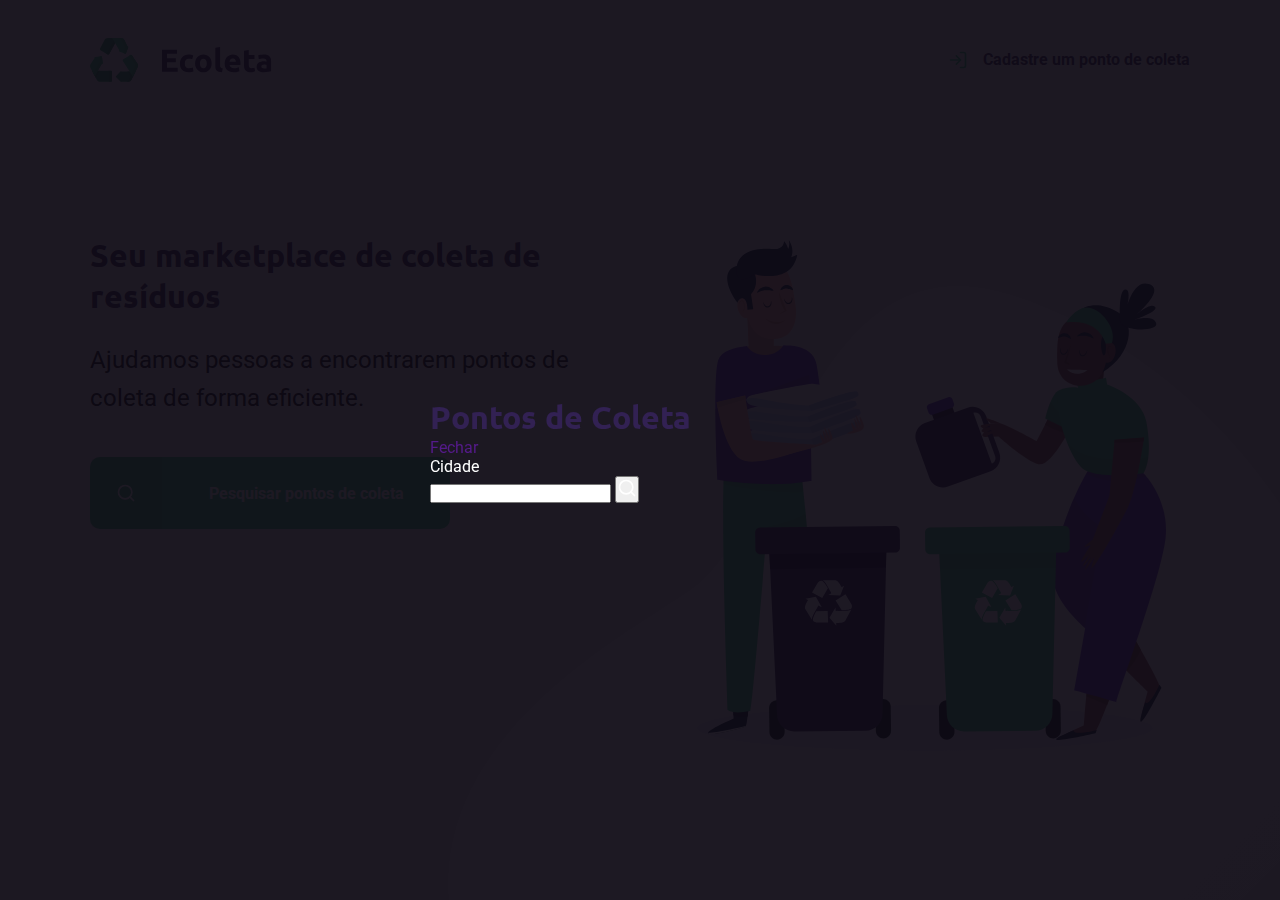
<file: index.html>
<!DOCTYPE html>
<html lang="pt_br">
<head>
    <meta charset="UTF-8">
    <meta name="viewport" content="width=device-width, initial-scale=1.0">
    <title>Ecoleta</title>


    <link href="https://fonts.googleapis.com/css2?family=Roboto&family=Ubuntu:wght@700&display=swap" rel="stylesheet">

    <link rel="stylesheet" href="/styles/main.css">
    <link rel="stylesheet" href="/styles/home.css">
    <link rel="stylesheet" href="/styles/modal.css">

    <link rel="stylesheet" href="/styles/responsive.css">

</head>
<body>
    
    <div id="page-home">
        <div class="content">
            
            <header>
                <img src="/assets/logo.svg" alt="">
                <a href="https://www.instagram.com/?hl=pt-br">
                    <span> </span>
                    Cadastre um ponto de coleta
                </a> 
            </header>
    
            <main>
                <h1>Seu marketplace de coleta de resíduos</h1>
    
                <p>Ajudamos pessoas a encontrarem pontos de coleta de forma eficiente.</p>
        
                <a href="#"><span></span><strong>Pesquisar pontos de coleta</strong></a>

            </main>

        </div>
    </div>


    <div id="modal">
        <div class="content">
            <div class="header">
                <h1>Pontos de Coleta</h1>
                <a href="">Fechar</a>
            </div>
            <form action="">
                <label for="search">Cidade</label>
                <div class="search field">
                    <input type="text" name="search">
                    <button>
                        <img src="/assets/search.svg" alt="Buscar">
                    </button>
                </div>
            </form>
        </div>
    </div>

</body>
</html>
</file>
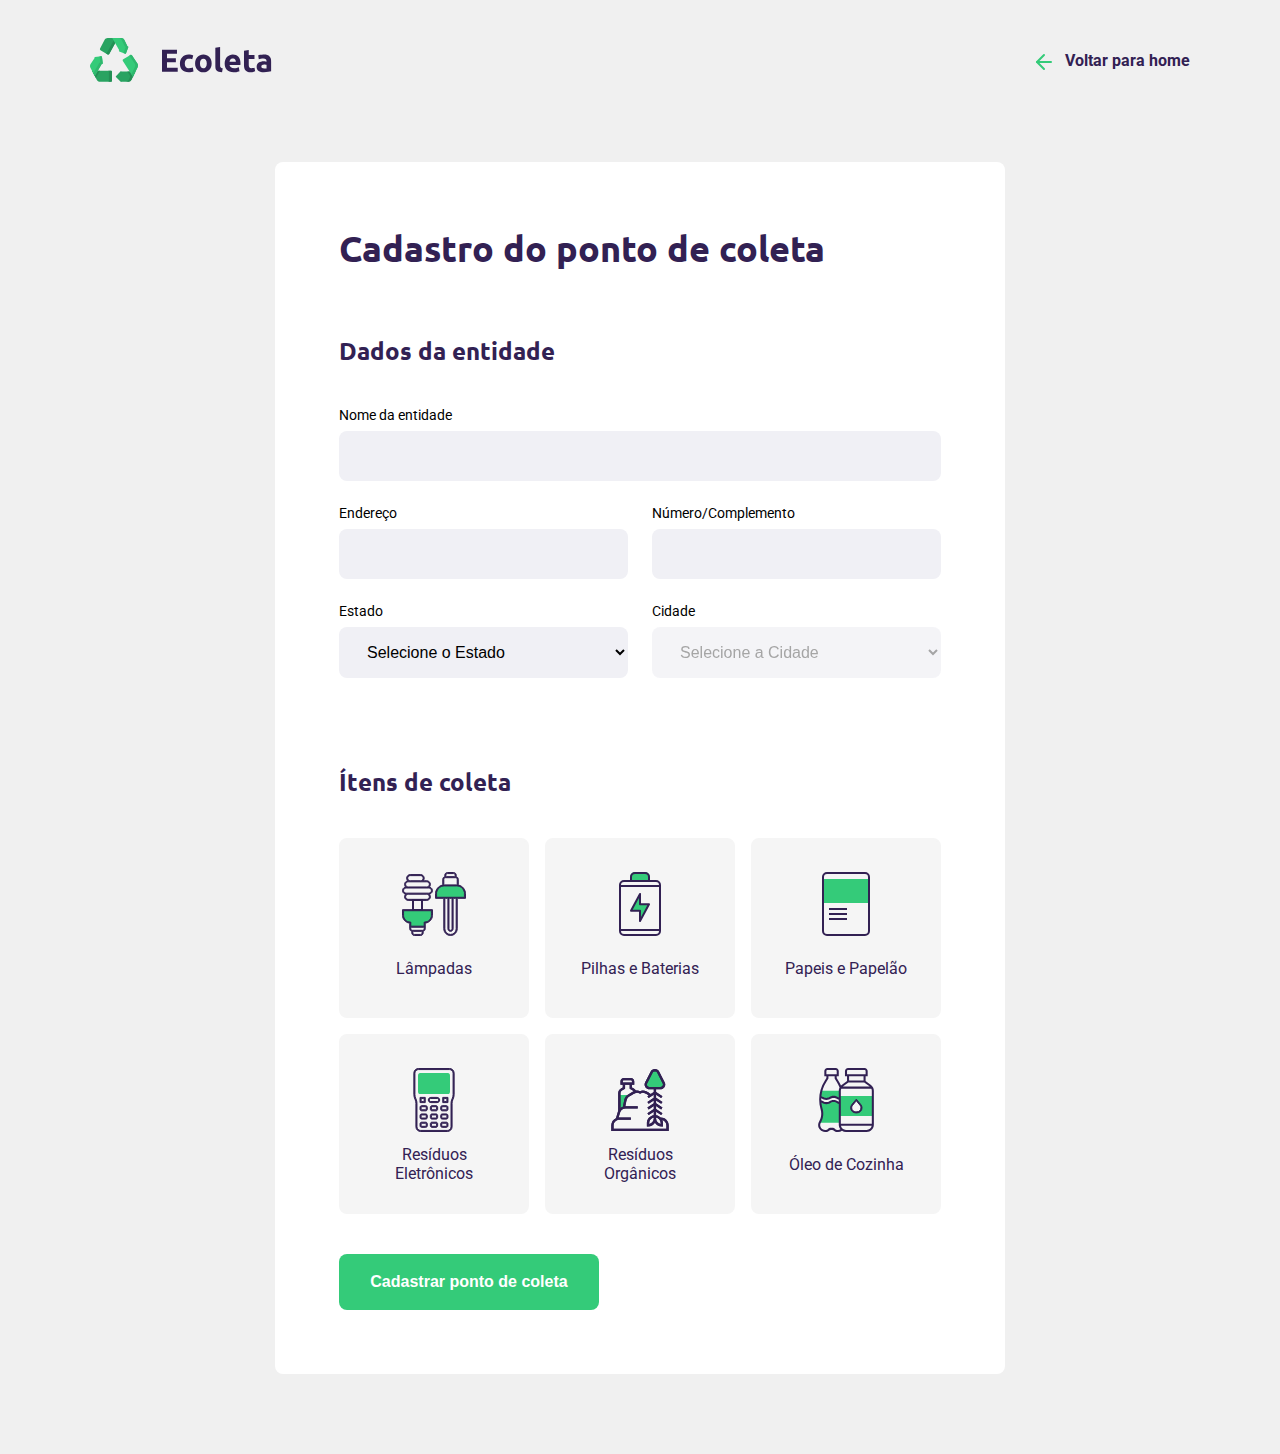
<file: create-point.html>
<!DOCTYPE html>
<html lang="pt_br">
<head>
    <meta charset="UTF-8">
    <meta name="viewport" content="width=device-width, initial-scale=1.0">
    <title>Criar um ponto de coleta</title>


    <link href="https://fonts.googleapis.com/css2?family=Roboto&family=Ubuntu:wght@700&display=swap" rel="stylesheet">

    <link rel="stylesheet" href="/styles/main.css">
    <link rel="stylesheet" href="/styles/create-point.css">
    <link rel="stylesheet" href="/styles/responsive.css">

</head>
<body>
    
    <div id="page-create-point">
        
        <header>
            <img src="/assets/logo.svg" alt="Logomarca">
            <a href="https://www.instagram.com/?hl=pt-br">
                <span></span>
                Voltar para home
            </a> 
        </header>

        <form action="">

            <h1>Cadastro do ponto de coleta</h1>

            <fieldset>
                <legend>
                    <h2>Dados da entidade</h2>
                </legend>
                

                <div class="field">
                    <label for="">Nome da entidade</label>
                    <input type="text" name="name">
                </div>
    
                <div class="field-group">
                    <div class="field">
                        <label for="address">Endereço</label>
                        <input type="text" name="address">
                    </div>
                    <div class="field">
                        <label for="address2">Número/Complemento</label>
                        <input type="text" name="address2">
                    </div>
                </div>
            
                <div class="field-group">
                    <div class="field">
                        <label for="state">Estado</label>
                        <select name="uf">
                            <option value="">Selecione o Estado</option>
                        </select>

                        <input type="hidden" name="state">
                    </div>
                        
                    <div class="field">
                        <label for="city">Cidade</label>
                        <select name="city" disabled>
                            <option value="">Selecione a Cidade</option>
                        </select>
                    </div>

                </div>

            </fieldset>

            <fieldset>
                <legend>
                    <h2>Ítens de coleta</h2>
                </legend>

                <div class="items-grid">
                    <li data-id=1>
                        <img src="/assets/lampadas.svg" alt="Lâmpadas">
                        <span>Lâmpadas</span>
                    </li>
                    
                    <li data-id=2>
                        <img src="/assets/baterias.svg" alt="Pilhas e Baterias">
                        <span>Pilhas e Baterias</span>
                    </li>

                    <li data-id=3>
                        <img src="/assets/papeis-papelao.svg" alt="Papeis e Papelão">
                        <span>Papeis e Papelão</span>
                    </li>

                    <li data-id=4>
                        <img src="/assets/eletronicos.svg" alt="Resíduos Eletrônicos">
                        <span>Resíduos Eletrônicos</span>
                    </li>
                    
                    <li data-id=5>
                        <img src="/assets/organicos.svg" alt="Resíduos Orgânicos">
                        <span>Resíduos Orgânicos</span>
                    </li>

                    <li data-id=6>
                        <img src="/assets/oleo.svg" alt="Óleo de Cozinha">
                        <span>Óleo de Cozinha</span>
                    </li>
                </div>

                <input type="hidden" name="items">
            </fieldset>

            
            <button type="submit">Cadastrar ponto de coleta</button>

        </form>

    
    </div>
    <script src="/scripts/create-point.js"></script>
</body>
</html>
</file>
<file: styles/main.css>
:root {
    --title-color:  #322153;
    --primary-color: #34cb79;
}

* {
    margin: 0;
    padding: 0;
    box-sizing: border-box;
}

html {
    font-family: 'Roboto', sans-serif;
}

body {
    background: #f0f0f0;
    -webkit-font-smoothing: antialiased;    
}

a {
    text-decoration: none;
}

h1, h2, h3, h4, h5, h6 {
    font-family: 'Ubuntu', sans-serif;
    color: var(--title-color);
}
</file>
<file: styles/home.css>
#page-home {
    height: 100vh;

    background: url('../assets/home-background.svg') no-repeat;
    background-position: 35vw bottom;
}
#page-home .content {
    width: 90%;
    max-width: 1100px;
    height: 100%;
    margin: 0 auto;
    display: flex;
    flex-direction: column;
}

#page-home header {
    margin-top: 38px;
    display: flex;
    align-items: center;
    justify-content: space-between;
}

#page-home header a {
    display: flex;
    color: var(--title-color);
    font-weight: 700;
}

#page-home header a span {
    margin-right: 15px;
    display: flex;
    
    background-image: url('../assets/log-in.svg');

    width: 20px;
    height: 20px;
}

#page-home main {
    max-width: 480px;

    height: 600px;

    display: flex;
    flex-direction: column;
    justify-content: center;
}

#page-home main h1 {
    font-size: 54;
}

#page-home main p{
    font-size: 24px;
    line-height: 38px;
    margin-top: 24px;
}

#page-home main a{
    width: 100%;
    max-width: 360px;
    height: 72px;

    border-radius: 10px;

    display: flex;
    align-items: center;

    margin-top: 40px;
    
    background-color: var(--primary-color);

    transition: 400ms;
}

#page-home main a:hover{
    background-color: #2fb86e;
}

#page-home main a span{
    width: 72px;
    height: 72px;

    border-top-left-radius: 8px;
    border-bottom-left-radius: 8px;

    background-color: rgba(0, 0, 0, 0.08);

    display: flex;
    align-items: center;
    justify-content: center;
}

#page-home main a span::after{
    content: "";
    background-image: url('../assets/search.svg');

    width: 20px;
    height: 20px;
}

#page-home main a strong{
    flex: 1;
    color: white;
    text-align: center;
}
</file>
<file: styles/modal.css>
#modal {
    background-color: #0e0a14ef;
    
    height: 100vh;
    width: 100vw;

    position: fixed;
    top: 0;

    display: flex;
    justify-content: center;
    align-items: center;

    transition: 400ms;
}

#modal .content {
    color: white;

    width: 420px;
}
</file>
<file: styles/responsive.css>
@media (max-width: 900px){
    #page-home{
        background-position-x: 70vw;
    }

    #page-home .content {
        align-items: center;
        text-align: center;
    }

    #page-home header a {
        position: absolute;
        bottom: 48px;

        left: 50%;
        transform: translateX(-50%);
    }

    #page-home main {
        align-items: center;
    }
}

@media (min-width: 1700px){
    #page-home {
        background-position-x: 40vw;
    }
}

@media (max-height: 760px){
    #page-home {
        background-position-y: 100px;
    }
}
</file>
<file: styles/create-point.css>
#page-create-point{
    width: 90%;
    max-width: 1100px;
    
    /* Alinhamento de caixa (pelo lado de fora) */
    margin: 0 auto;
}

#page-create-point header {
    margin-top: 38px;
    
    display: flex;
    justify-content: space-between;
    align-items: center;
}

#page-create-point header a {
    color: var(--title-color);
    font-weight: bold;

    display: flex;
    align-items: center;
}

#page-create-point header a span {
    margin-right: 13px;
    background-image: url('../assets/arrow-left.svg');

    display: flex;

    width: 20px;
    height: 21px;
} 

form{
    background-color: white;
    
    margin: 80px auto;
    /* Preenchimento */
    padding: 64px;

    border-radius: 8px;

    max-width: 730px;

}

form h1 {
    font-size: 36px;
}

form fieldset {
    margin-top: 64px;

    border: 0;
}

form legend {
    margin-bottom: 40px;
}

form legend h2 {
    font-size: 24px;
}

form .field {
    flex: 1;
    display: flex;
    flex-direction: column;

    margin-bottom: 24px;
}

form .field-group {
    display: flex;
}

form input,
form select {
    background-color: #f0f0f5;

    border: 0;
    padding: 16px 24px;
    font-size: 16px;

    border-radius: 8px;
}

forme select {
    -webkit-appearance: none;
    -moz-appearance: none;
    appearance: none;
}

form label {
    font-size: 14px;
    margin-bottom: 8px;
}

form .field-group .field + .field {
    margin-left: 24px;
}

form button {
    width: 260px;
    height: 56px;

    background-color: var(--primary-color);
    border-radius: 8px;

    color: white;
    font-weight: bold;
    font-size: 16px;

    border: 0;

    margin-top: 40px;

    transition: background-color 400ms;

    cursor: pointer;
}

form button:hover{
    background-color: #2fb86e;
}

.items-grid {
    display: grid;
    grid-template-columns: 1fr 1fr 1fr;
    gap: 16px;
}

.items-grid li {
    background-color: #f5f5f5;
    list-style: none;

    border: 2px solid #f5f5f5;
    border-radius: 8px;

    height: 180px;

    padding: 32px 24px 16px;

    display: flex;
    flex-direction: column;
    align-items: center;
    justify-content: space-between;

    text-align: center;
     cursor: pointer;
}

.items-grid li span {
    flex: 1;

    display: flex;
    align-items: center;

    color: var(--title-color);
}

.items-grid li.selected {
    background-color: #e1faec;
    border: 2px solid #34cb79;
}

.items-grid li img,
.items-grid li span {
    pointer-events: none;
}
</file>
